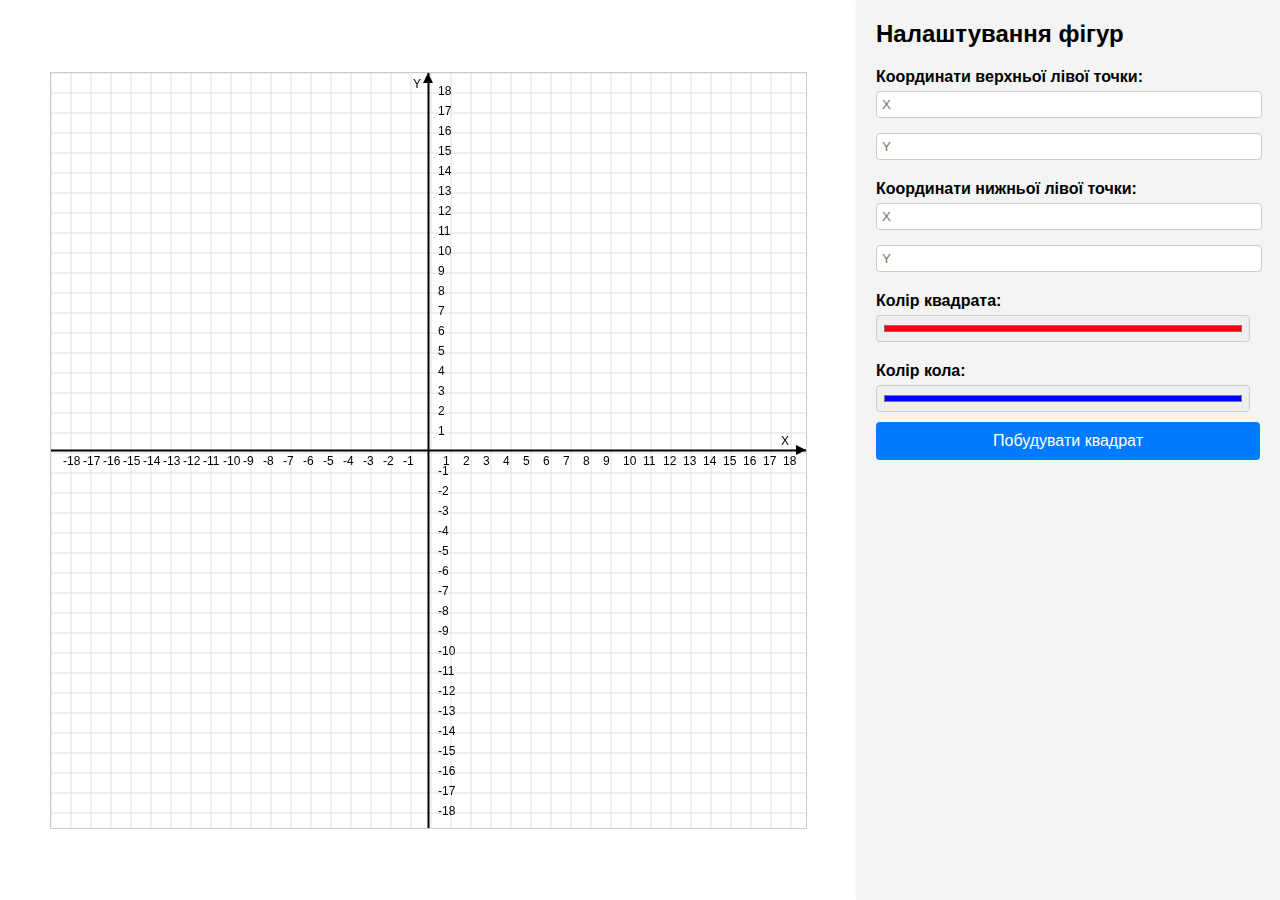
<file: Lab_1/index.html>
<!DOCTYPE html>
<html lang="en">
  <head>
    <meta charset="UTF-8" />
    <meta name="viewport" content="width=device-width, initial-scale=1.0" />
    <title>Cartesian Coordinate System</title>
    <link rel="stylesheet" href="static/styles.css" />
  </head>

  <body>
    <div class="container">
      <div class="canvas-container">
        <canvas id="coordinateCanvas"></canvas>
      </div>

      <div class="controls">
        <h2>Налаштування фігур</h2>
        <form id="figureForm">
          <label for="topLeftX">Координати верхньої лівої точки:</label>
          <input type="number" id="topLeftX" placeholder="X" required />
          <input type="number" id="topLeftY" placeholder="Y" required />

          <label for="bottomLeftX">Координати нижньої лівої точки:</label>
          <input type="number" id="bottomLeftX" placeholder="X" required />
          <input type="number" id="bottomLeftY" placeholder="Y" required />

          <label for="squareColor">Колір квадрата:</label>
          <input type="color" id="squareColor" value="#ff0000" />

          <label for="circleColor">Колір кола:</label>
          <input type="color" id="circleColor" value="#0000ff" />

          <button type="button" id="drawButton">Побудувати квадрат</button>
        </form>

        <div id="errorOutput" class="error-output"></div>
      </div>
    </div>

    <script src="JS/functional.js"></script>
  </body>
</html>
</file>
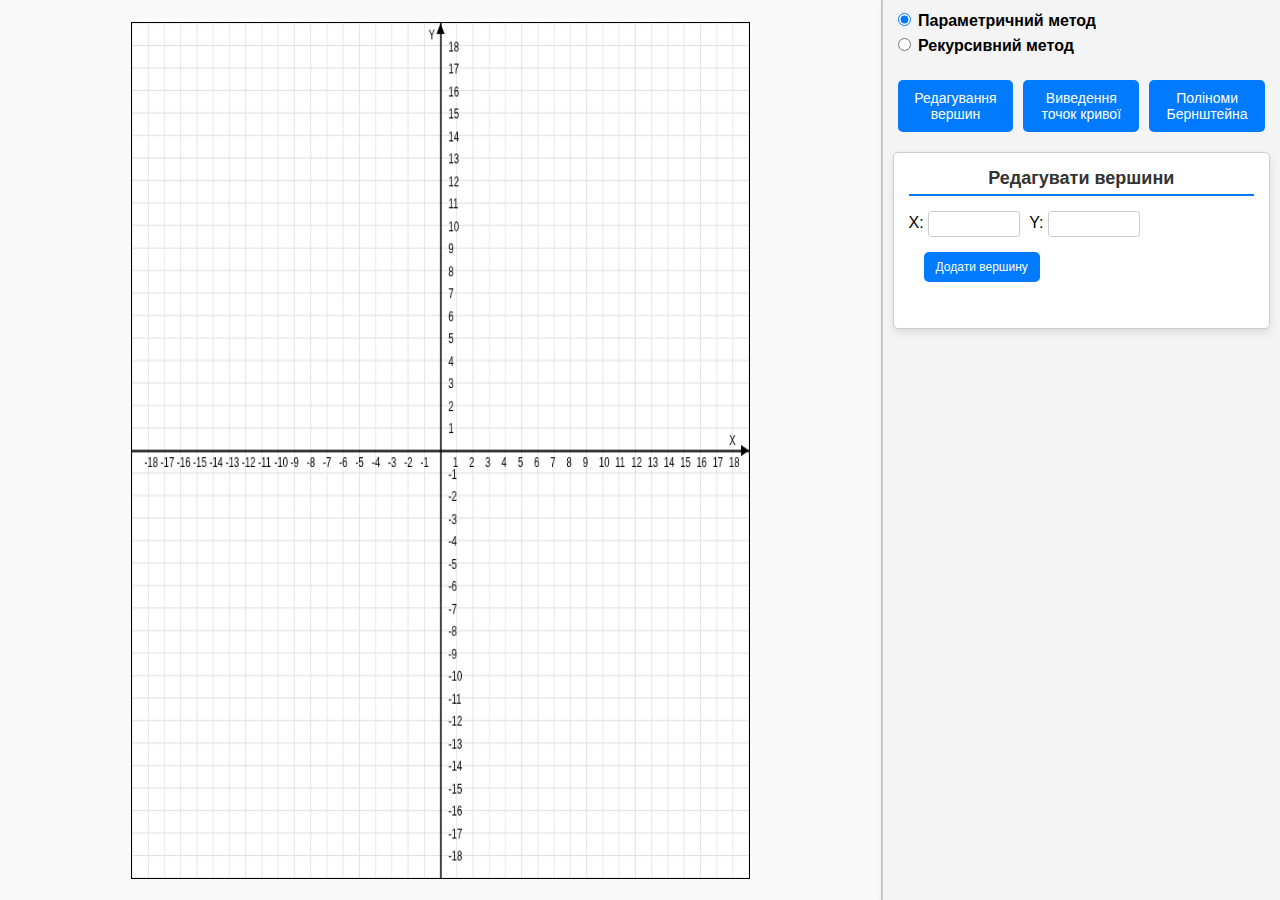
<file: Lab_2/index.html>
<!DOCTYPE html>
<html lang="uk"></html>

<head>
    <meta charset="UTF-8">
    <meta name="viewport" content="width=device-width, initial-scale=1.0">
    <title>Редактор Кривих Безьє</title>
    <link rel="stylesheet" href="Static/style.css">
</head>

<body>
    <div class="main-container">
        <!-- Секція Canvas -->
        <div class="canvas-section">
            <canvas id="coordinateCanvas"></canvas>
        </div>

        <!-- Панель Взаємодії -->
        <div class="interaction-panel">
            <div class="method-selection">
                <label>
                    <input type="radio" name="method" value="parametric" checked>
                    Параметричний метод
                </label>
                <label>
                    <input type="radio" name="method" value="recursive">
                    Рекурсивний метод
                </label>
            </div>

            <!-- Навігаційне Меню -->
            <div class="nav-menu">
                <button id="editVerticesBtn">Редагування вершин</button>
                <button id="outputPointsBtn">Виведення точок кривої</button>
                <button id="bernsteinPolynomialsBtn">Поліноми Бернштейна</button>
            </div>

            <!-- Вікна -->
            <div id="editVerticesWindow" class="window">
                <h3>Редагувати вершини</h3>
                <div>
                    <label for="vertexX">X:</label>
                    <input type="number" id="vertexX">
                    <label for="vertexY">Y:</label>
                    <input type="number" id="vertexY">
                    <button id="addVertexBtn">Додати вершину</button>
                </div>
                <ul id="verticesList"></ul>
            </div>

            <div id="outputPointsWindow" class="window hidden">
                <h3>Вивести рівновіддалені точки кривої за параметром t</h3>
                <label for="numPoints">Кількість точок:</label>
                <input type="number" id="numPoints">
                <button id="generatePointsBtn">Визначити точки</button>
                <table id="pointsTable">
                    <thead>
                        <tr>
                            <th>t</th>
                            <th>X</th>
                            <th>Y</th>
                        </tr>
                    </thead>
                    <tbody></tbody>
                </table>
            </div>

            <div id="bernsteinPolynomialsWindow" class="window hidden">
                <h3>Обчислити перших n-2 поліномів Бернштейна</h3>
                <label for="tValue">t:</label>
                <input type="number" id="tValue" step="0.01" min="0" max="1">
                <button id="calculatePolynomialsBtn">Обчислити</button>
                <table id="polynomialsTable">
                    <thead>
                        <tr>
                            <th>Поліном</th>
                            <th>Значення</th>
                        </tr>
                    </thead>
                    <tbody></tbody>
                </table>
            </div>
        </div>
    </div>  

    <script src="JS/functional.js"></script>
</body>

</html>
</file>
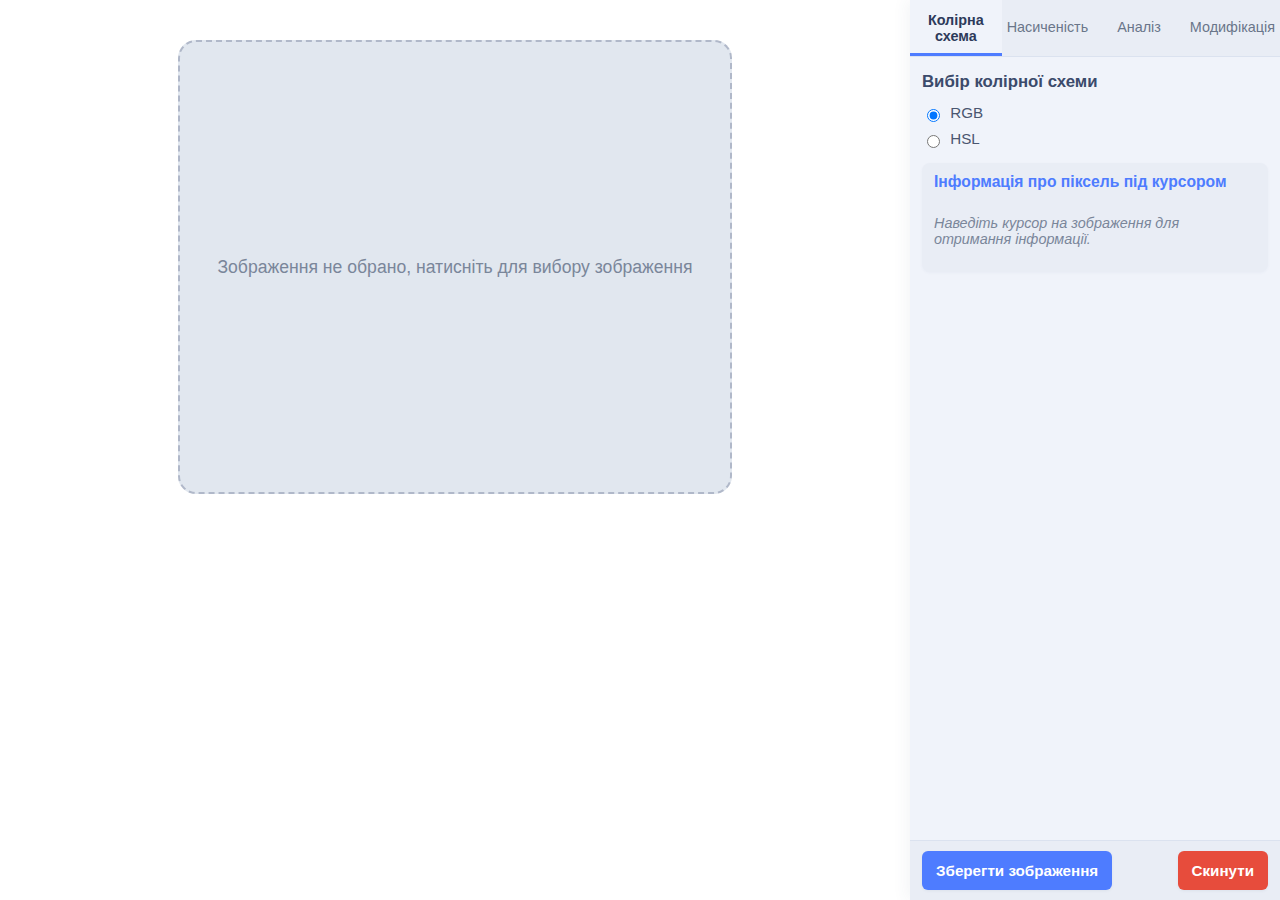
<file: Lab_4/index.html>
<!DOCTYPE html>
<html lang="uk">
<head>
    <meta charset="UTF-8">
    <title>Досліди з моделями кольорів</title>
    <link rel="stylesheet" href="style.css">
</head>
<body>
<div class="app-container">
    <div class="image-area" id="image-area">
        <input type="file" id="image-input" accept="image/*" style="display:none;">
        <div class="image-placeholder" id="image-placeholder">
            <span>Зображення не обрано, натисніть для вибору зображення</span>
        </div>
        <canvas id="image-canvas" style="display:none;"></canvas>
        <div class="magnifier" id="magnifier" style="display:none;">
            <canvas id="magnifier-canvas"></canvas>
        </div>
    </div>

    <aside class="sidebar">
        <div class="tabs">
            <button class="tab-btn active" data-tab="tab1">Колірна схема</button>
            <button class="tab-btn" data-tab="tab2">Насиченість</button>
            <button class="tab-btn" data-tab="tab-analysis">Аналіз</button>
            <button class="tab-btn" data-tab="tab3">Модифікація</button>
        </div>
        <div class="tab-content">
            <div class="tab-panel active" id="tab1">
                <h2>Вибір колірної схеми</h2>
                <label>
                    <input type="radio" name="color-space" value="RGB" checked> RGB
                </label>
                <label>
                    <input type="radio" name="color-space" value="HSL"> HSL
                </label>

                <div class="pixel-info-container">
                    <h3>Інформація про піксель під курсором</h3>
                    <div id="pixel-hover-info" style="display:none;">
                        <p>Координати: <span id="pixel-coords">-</span></p>
                        <div class="pixel-detail">
                            RGB: <span id="pixel-rgb-value">-</span> <div id="pixel-rgb-swatch" class="color-swatch"></div>
                        </div>
                        <div class="pixel-detail">
                            HSL: <span id="pixel-hsl-value">-</span> <div id="pixel-hsl-swatch" class="color-swatch"></div>
                        </div>
                    </div>
                    <p id="pixel-hover-placeholder">Наведіть курсор на зображення для отримання інформації.</p>
                </div>
            </div>

            <div class="tab-panel" id="tab2">
                <h2>Зміна насиченості для вибраного діапазону відтінків</h2>
                <div class="hue-range-selector-container">
                    <label for="hue-from-slider">Діапазон відтінку ВІД: <span id="hue-from-value">0</span>°</label>
                    <input type="range" id="hue-from-slider" min="0" max="360" value="0" class="hue-slider">

                    <label for="hue-to-slider">Діапазон відтінку ДО: <span id="hue-to-value">30</span>°</label>
                    <input type="range" id="hue-to-slider" min="0" max="360" value="30" class="hue-slider">
                    
                    <div class="hue-spectrum-display">
                        <div id="hue-range-indicator-from" class="hue-indicator"></div>
                        <div id="hue-range-indicator-to" class="hue-indicator"></div>
                    </div>
                     <input type="number" id="range-from" value="0" style="display:none;">
                    <input type="number" id="range-to" value="30" style="display:none;">
                </div>

                <div class="slider-section">
                    <label for="saturation-slider">Насиченість:</label>
                    <input type="range" id="saturation-slider" min="0" max="200" value="100">
                    <span id="saturation-value">100%</span>
                </div>
                <p class="info-text">Виділіть область на зображенні, щоб застосувати зміну насиченості.</p>
                
                <div class="research-result" style="margin-top: 15px;">
                    <h3>Результати поточної інтерактивної зміни</h3>
                    <div id="interactive-change-output">
                        Зображення не зазнало інтерактивних змін.
                    </div>
                </div>
            </div>
            
            <div class="tab-panel" id="tab-analysis">
                <h2>Аналіз точності перетворення</h2>
                 <div class="research-result">
                    <h3 id="analysis-title">Аналіз перетворення</h3>
                    <p id="analysis-description-title" style="font-weight: bold; margin-top: 5px; color: #3b4a6b;">Завантажте зображення для аналізу.</p>
                    <div id="conversion-research-output">
                        <p>Точність (незмінні пікселі): <span id="accuracy-val">-</span>%</p>
                        <p>Середня помилка кольору (сума Δ): <span id="avg-error-val">-</span></p>
                        <p>Максимальна помилка кольору: <span id="max-error-val">-</span></p>
                        <p class="sub-detail">Координати: <span id="max-error-pixel-coords">-</span></p>
                        <div class="pixel-detail sub-detail">
                            Original: <span id="max-err-orig-color"></span> <div id="max-err-orig-swatch" class="color-swatch"></div>
                        </div>
                        <div class="pixel-detail sub-detail">
                            Поточний: <span id="max-err-conv-color"></span> <div id="max-err-conv-swatch" class="color-swatch"></div>
                        </div>
                        <p>Мінімальна ненульова помилка: <span id="min-nz-error-val">-</span></p>
                        <p>Відсоток змінених пікселів (суттєво): <span id="perc-changed-val">-</span>%</p>
                        <p>Поканальна середня абс. помилка (R,G,B): <span id="channel-avg-error-val">-</span></p>
                        <p>Поканальна макс. абс. помилка (R,G,B): <span id="channel-max-error-val">-</span></p>
                        <p id="conversion-report-placeholder" style="display:none;">Завантажте зображення для аналізу.</p>
                    </div>
                </div>
            </div>

            <div class="tab-panel" id="tab3">
                <h2>Модифікація алгоритму</h2>
                <label class="checkbox-label">
                    <input type="checkbox" id="modified-algorithm-checkbox"> Застосувати модифікований алгоритм HSL->RGB
                    <span class="tooltip">(Збільшує насиченість червоних відтінків, зменшує для синіх)</span>
                </label>
                </div>
        </div>
        <div class="sidebar-actions">
            <button id="save-btn">Зберегти зображення</button>
            <button id="reset-btn">Скинути</button>
        </div>
    </aside>
</div>
<script src="functional.js"></script>
</body>
</html>
</file>
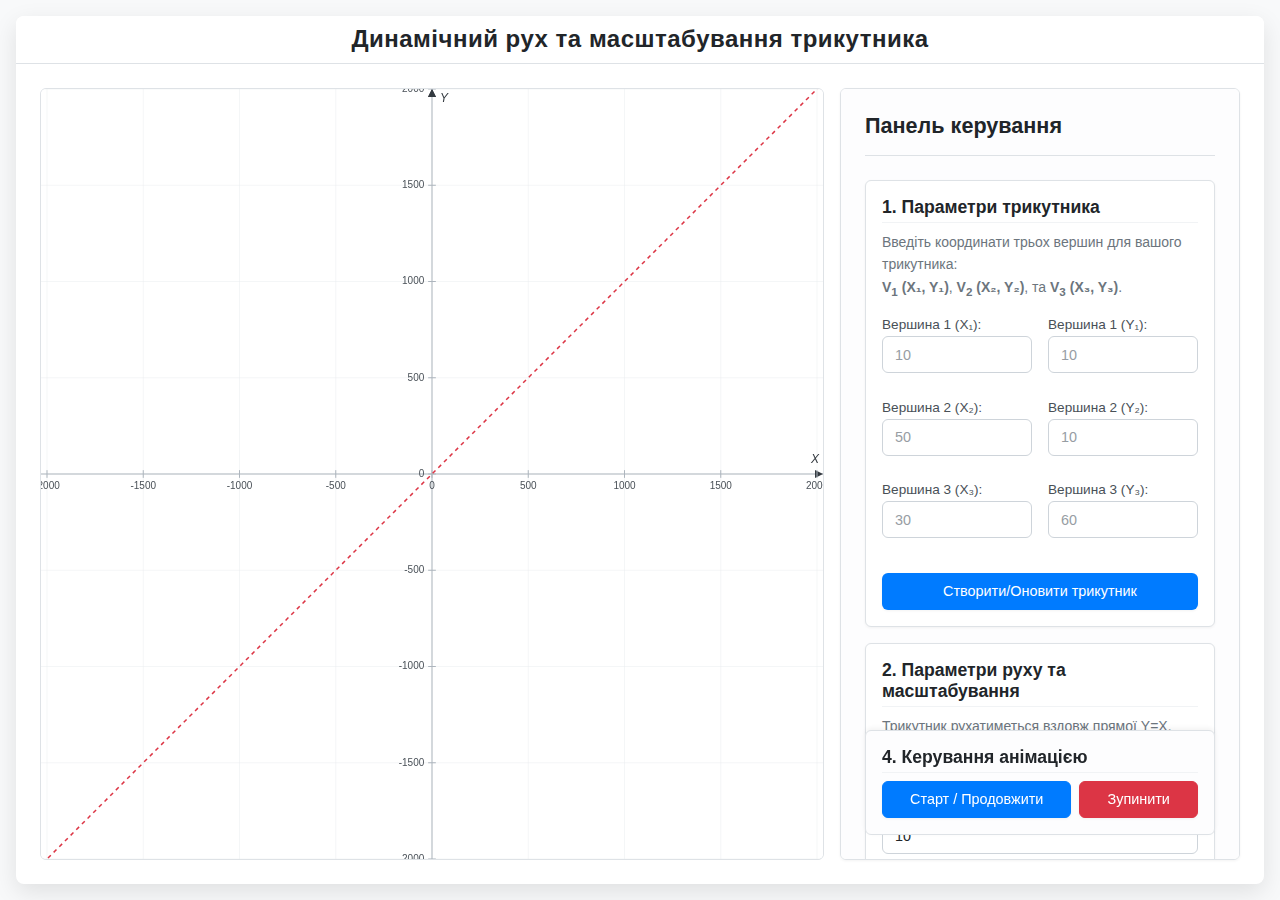
<file: Lab_5/index.html>
<!DOCTYPE html>
<html lang="uk">
  <head>
    <meta charset="UTF-8" />
    <meta name="viewport" content="width=device-width, initial-scale=1.0" />
    <link rel="stylesheet" href="style.css" />
    <title>Рух Фігури</title>
  </head>
  <body>
    <main id="work">
      <header class="work-header">
        <h1>Динамічний рух та масштабування трикутника</h1>
      </header>
      <section class="work-section">
        <div id="canvas-area">
          <canvas id="myCanvas"></canvas>
        </div>
        <aside id="control-container">
          <h2 class="panel-main-title">Панель керування</h2>

          <div class="control-section">
            <h3 class="control-section-title">1. Параметри трикутника</h3>
            <p class="section-description">
              Введіть координати трьох вершин для вашого трикутника: <br />
              <strong>V<sub>1</sub> (X₁, Y₁)</strong>,
              <strong>V<sub>2</sub> (X₂, Y₂)</strong>, та
              <strong>V<sub>3</sub> (X₃, Y₃)</strong>.
            </p>
            <form id="triangle-config-form">
              <div class="input-row">
                <div class="input-group">
                  <label for="v1x">Вершина 1 (X₁):</label>
                  <input
                    type="number"
                    id="v1x"
                    name="v1x"
                    class="text-edit"
                    placeholder="10"
                  />
                  <span class="error-message" id="v1x-error"></span>
                </div>
                <div class="input-group">
                  <label for="v1y">Вершина 1 (Y₁):</label>
                  <input
                    type="number"
                    id="v1y"
                    name="v1y"
                    class="text-edit"
                    placeholder="10"
                  />
                  <span class="error-message" id="v1y-error"></span>
                </div>
              </div>

              <div class="input-row">
                <div class="input-group">
                  <label for="v2x">Вершина 2 (X₂):</label>
                  <input
                    type="number"
                    id="v2x"
                    name="v2x"
                    class="text-edit"
                    placeholder="50"
                  />
                  <span class="error-message" id="v2x-error"></span>
                </div>
                <div class="input-group">
                  <label for="v2y">Вершина 2 (Y₂):</label>
                  <input
                    type="number"
                    id="v2y"
                    name="v2y"
                    class="text-edit"
                    placeholder="10"
                  />
                  <span class="error-message" id="v2y-error"></span>
                </div>
              </div>

              <div class="input-row">
                <div class="input-group">
                  <label for="v3x">Вершина 3 (X₃):</label>
                  <input
                    type="number"
                    id="v3x"
                    name="v3x"
                    class="text-edit"
                    placeholder="30"
                  />
                  <span class="error-message" id="v3x-error"></span>
                </div>
                <div class="input-group">
                  <label for="v3y">Вершина 3 (Y₃):</label>
                  <input
                    type="number"
                    id="v3y"
                    name="v3y"
                    class="text-edit"
                    placeholder="60"
                  />
                  <span class="error-message" id="v3y-error"></span>
                </div>
              </div>
              <span
                class="error-message global-error"
                id="triangle-config-error"
              ></span>
                 <button
                    id="btn-create-triangle"
                    class="control-button"
                    type="button" 
                    onclick="CreateTriangleBut()"
                  >
                    Створити/Оновити трикутник
                  </button>
            </form>
          </div>

          <div class="control-section">
            <h3 class="control-section-title">2. Параметри руху та масштабування</h3>
            <p class="section-description">
              Трикутник рухатиметься вздовж прямої Y=X. <br />
              Вкажіть відстань руху та коефіцієнт масштабування (k).
            </p>

            <form id="movement-config-form">
              <div class="input-group">
                <label for="travelDistance">Відстань руху (одиниць):</label>
                <input
                  type="number"
                  id="travelDistance"
                  name="travelDistance"
                  class="text-edit"
                  step="any"
                  placeholder="напр. 10 (додатне/від'ємне)"
                />
                <span class="error-message" id="travelDistance-error"></span>
              </div>
              <div class="input-group">
                <label for="scaleFactor">Коефіцієнт масштабування (k):</label>
                <input
                  type="number"
                  id="scaleFactor"
                  name="scaleFactor"
                  class="text-edit"
                  step="0.1"
                  placeholder="1.5"
                />
                <span class="error-message" id="scaleFactor-error"></span>
              </div>
              <span
                class="error-message global-error"
                id="movement-config-error"
              ></span>
            </form>
          </div>

          <div class="control-section">
            <h3 class="control-section-title">3. Збереження результатів</h3>
            <div class="button-group column-buttons">
              <button
                id="saveMatrixBtn"
                class="control-button secondary-action"
                type="button"
                onclick="SaveMatrixBut()"
              >
                Зберегти матрицю перетворень
              </button>
              <button
                id="saveFigureBtn"
                class="control-button secondary-action"
                type="button"
                onclick="SaveFigureBut()"
              >
                Зберегти початкову фігуру
              </button>
            </div>
          </div>

          <div class="control-section sticky-bottom" id="animate-section">
            <h3 class="control-section-title">4. Керування анімацією</h3>
            <div class="button-group">
              <button
                id="startResumeBtn"
                class="control-button primary-action"
                type="button"
                onclick="StartMotion()"
              >
                Старт / Продовжити
              </button>
              <button
                id="stopBtn"
                class="control-button danger-action"
                type="button"
                onclick="StopMotion()"
              >
                Зупинити
              </button>
            </div>
          </div>
        </aside>
      </section>
    </main>

    <script src="functional.js"></script>
  </body>
</html>
</file>
<file: Lab_1/static/styles.css>
body {
    margin: 0;
    font-family: Arial, sans-serif;
    display: flex;
    height: 100vh;
}

.container {
    display: flex;
    width: 100%;
    height: 100%;
}

/* Стилі для інтерфейсу користувача */
.controls {
    width: 30%;
    background-color: #f4f4f4;
    padding: 20px;
    box-shadow: 2px 0 5px rgba(0, 0, 0, 0.1);
    overflow-y: auto;
}

.controls h2 {
    margin-top: 0;
    font-size: 1.5em;
}

.controls label {
    display: block;
    margin-top: 10px;
    font-weight: bold;
}

.controls input[type="number"],
.controls input[type="color"] {
    width: calc(100% - 10px);
    padding: 5px;
    margin-top: 5px;
    margin-bottom: 10px;
    border: 1px solid #ccc;
    border-radius: 4px;
}

.controls button {
    display: block;
    width: 100%;
    padding: 10px;
    background-color: #007bff;
    color: white;
    border: none;
    border-radius: 4px;
    cursor: pointer;
    font-size: 1em;
}

.controls button:hover {
    background-color: #0056b3;
}

.error-output {
    color: red;
    margin-top: 10px;
    font-size: 0.9em;
}

/* Стилі для canvas */
.canvas-container {
    flex-grow: 1;
    display: flex;
    justify-content: center;
    align-items: center;
    background-color: #ffffff;
}

canvas {
    border: 1px solid #ccc;
    max-width: 100%;
    max-height: 100%;
}
</file>
<file: Lab_2/Static/style.css>
body {
    margin: 0;
    font-family: Arial, sans-serif;
    display: flex;
    height: 100vh;
}

.main-container {
    display: flex;
    width: 100%;
    height: 100%;
}

.canvas-section {
    flex: 7; 
    background-color: #f9f9f9;
    display: flex;
    justify-content: center;
    align-items: center;
    border-right: 1px solid #ccc;
}

#coordinateCanvas {
    width: 70%;
    height: 95%;
    background-color: #ffffff;
    border: 1px solid #000;
}

.interaction-panel {
    flex: 3; 
    display: flex;
    flex-direction: column;
    padding: 10px;
    background-color: #f4f4f4;
    box-shadow: 0 2px 5px rgba(0, 0, 0, 0.1);
    border-left: 1px solid #ccc;
}


.method-selection {
    margin-bottom: 20px;
}

.method-selection label {
    display: block;
    margin-bottom: 5px;
    font-weight: bold;
}


.nav-menu {
    display: flex;
    justify-content: space-between;
    margin-bottom: 20px;
}

.nav-menu button {
    flex: 1;
    margin: 0 5px;
    padding: 10px;
    background-color: #007bff;
    color: #fff;
    border: none;
    border-radius: 5px;
    cursor: pointer;
    font-size: 14px;
}

.nav-menu button:hover {
    background-color: #0056b3;
}

.nav-menu button.active-button {
    background-color: #66b3ff;
    color: black;
}

.window {
    display: none; 
    background-color: #ffffff;
    border: 1px solid #ccc;
    border-radius: 5px;
    padding: 15px;
    box-shadow: 0 4px 8px rgba(0, 0, 0, 0.1);
    overflow-y: auto;
    max-height: 80vh;
    margin-bottom: 10px;
}

.window h3 {
    margin-top: 0;
    text-align: center;
    font-size: 18px;
    color: #333;
    border-bottom: 2px solid #007bff;
    padding-bottom: 5px;
    margin-bottom: 15px;
}


#editVerticesWindow {
    display: block; 
}


.hidden {
    display: none !important;
}

.window.active {
    display: block;
}


#editVerticesWindow ul {
    list-style: none;
    padding: 0;
    margin-top: 10px;
}

#editVerticesWindow ul li {
    display: flex;
    align-items: flex-start; 
    justify-content: space-between;
    flex-wrap: wrap; 
    padding: 3px;
    border: 1px solid #000000;
    border-radius: 5px;
    background-color: #dddcdc;
    margin-bottom: 10px;
}

#editVerticesWindow ul li input {
    width: 40%;
    padding: 5px;
    font-size: 12px;
    border: 1px solid #ccc;
    border-radius: 3px;
}

#editVerticesWindow ul li .tooltip {
    width: 100%; 
    font-size: 10px;
    color: #666;
    margin-top: 5px;
    text-align: left;
}


#outputPointsWindow table {
    width: 100%;
    border-collapse: collapse;
    margin-top: 10px;
}

#outputPointsWindow th,
#outputPointsWindow td {
    border: 1px solid #ccc;
    padding: 8px;
    text-align: center;
    font-size: 12px;
}

#outputPointsWindow th {
    background-color: #007bff;
    color: #fff;
}


#bernsteinPolynomialsWindow table {
    width: 100%;
    border-collapse: collapse;
    margin-top: 10px;
}

#bernsteinPolynomialsWindow th,
#bernsteinPolynomialsWindow td {
    border: 1px solid #ccc;
    padding: 8px;
    text-align: center;
    font-size: 12px;
}

#bernsteinPolynomialsWindow th {
    background-color: #007bff;
    color: #fff;
}

.window input[type="number"] {
    width: 80px;
    padding: 5px;
    font-size: 12px;
    border: 1px solid #ccc;
    border-radius: 3px;
    margin-right: 5px;
}

.window button {
    padding: 8px 12px;
    background-color: #007bff;
    color: #fff;
    border: none;
    border-radius: 5px;
    cursor: pointer;
    font-size: 12px;
    margin: 15px;
}

.window button:hover {
    background-color: #0056b3;
}
</file>
<file: Lab_4/style.css>
/* Загальні стилі */
body {
    margin: 0;
    padding: 0;
    font-family: 'Segoe UI', Arial, sans-serif;
    background: #f5f6fa;
    color: #222;
    height: 100vh;
    overflow: hidden;
}

.app-container {
    display: flex;
    height: 100vh;
    min-height: 600px;
}

/* Ліва частина: зображення */
.image-area {
    flex: 1 1 0;
    display: flex;
    align-items: flex-start;
    justify-content: center;
    background: #fff;
    position: relative;
    min-width: 0;
    overflow: auto;
    padding: 20px;
    box-sizing: border-box;
}

.image-placeholder {
    width: 90%;
    max-width: 550px;
    height: 80%;
    max-height: 450px;
    display: flex;
    align-items: center;
    justify-content: center;
    background: #e1e7ef;
    border: 2px dashed #b0b8c9;
    border-radius: 18px;
    font-size: 1.1rem;
    color: #7a869a;
    cursor: pointer;
    text-align: center;
    transition: background 0.2s;
    margin-top: 20px;
}

.image-placeholder:hover {
    background: #d0d8e8;
}

#image-canvas {
    max-width: 100%;
    max-height: calc(100vh - 40px);
    display: block;
    margin: 0 auto;
    border-radius: 8px;
    box-shadow: 0 2px 10px rgba(60,80,120,0.08);
    background: #fff;
    cursor: crosshair;
}

/* Права частина: меню */
.sidebar {
    width: 370px; 
    min-width: 320px;
    background: #f0f3fa;
    box-shadow: -2px 0 16px rgba(60,80,120,0.07);
    display: flex;
    flex-direction: column;
    position: relative;
    z-index: 2;
    height: 100vh;
    min-height: 0;
    overflow: hidden;
}

.tabs {
    display: flex;
    border-bottom: 1px solid #dbe2ef;
    background: #e9edf5;
    height: 56px;
    flex-shrink: 0;
}

.tab-btn {
    flex: 1 1 0;
    padding: 12px 5px; 
    background: none;
    border: none;
    border-bottom: 3px solid transparent;
    font-size: 0.90rem; 
    color: #6a768a;
    cursor: pointer;
    transition: background 0.15s, border-bottom 0.2s, color 0.2s;
    outline: none;
    text-align: center;
}

.tab-btn.active {
    background: #f0f3fa;
    border-bottom: 3px solid #4e7cff;
    color: #2d3a5a;
    font-weight: 600;
}

.tab-content {
    flex: 1 1 0;
    padding: 15px 12px;
    overflow-y: auto;
    min-height: 0;
    padding-bottom: 70px; 
}


.tab-panel {
    display: none;
    animation: fadeIn 0.3s;
}

.tab-panel.active {
    display: block;
}

@keyframes fadeIn {
    from { opacity: 0; transform: translateY(8px);}
    to { opacity: 1; transform: none;}
}

.tab-panel h2 {
    margin-top: 0;
    font-size: 1.05rem;
    color: #3b4a6b;
    margin-bottom: 12px;
}

label {
    display: block;
    margin-bottom: 8px; 
    font-size: 0.95rem;
    color: #4a5670;
}
.checkbox-label {
    display: flex;
    align-items: center;
    font-size: 0.95rem;
    color: #4a5670;
    margin-bottom: 10px;
}
.checkbox-label input[type="checkbox"] {
    margin-right: 8px;
}
.checkbox-label .tooltip {
    font-size: 0.8em;
    color: #6c757d;
    margin-left: 4px;
}


input[type="radio"] {
    margin-right: 6px;
    vertical-align: middle;
}

.research-result {
    margin-top: 15px; 
    background: #e9edf5;
    border-radius: 8px;
    padding: 10px 12px; 
    box-shadow: 0 1px 3px rgba(60,80,120,0.04);
}

.research-result h3, .pixel-info-container h3 {
    margin: 0 0 8px 0; 
    font-size: 0.98rem; 
    color: #4e7cff;
}
#conversion-research-output p, #interactive-change-output {
    font-size: 0.88rem;
    color: #3d485a;
    margin-bottom: 5px; 
    line-height: 1.45; 
}
#conversion-research-output span, #interactive-change-output span {
    font-weight: 500;
    color: #2d3a5a;
}
#conversion-research-output .sub-detail {
    margin-left: 15px;
    font-size: 0.85rem;
}
#conversion-report-placeholder {
    color: #7a869a;
    font-style: italic;
    padding: 10px 0;
}

/* Вкладка 2: Насиченість та вибір відтінку */
.hue-range-selector-container {
    margin-bottom: 15px;
    padding: 10px;
    background-color: #e9edf5;
    border-radius: 6px;
}

.hue-range-selector-container label {
    font-size: 0.9rem;
    margin-bottom: 4px;
}
.hue-range-selector-container label span {
    font-weight: bold;
    color: #4e7cff;
}

input[type="range"].hue-slider {
    width: 100%;
    margin-bottom: 10px;
    accent-color: #6c7cff;
}

.hue-spectrum-display {
    width: 100%;
    height: 20px;
    background: linear-gradient(to right, red 0%, yellow 16.66%, lime 33.33%, cyan 50%, blue 66.66%, magenta 83.33%, red 100%);
    border-radius: 4px;
    position: relative;
    margin-top: 5px;
}

.hue-indicator {
    position: absolute;
    top: -3px;
    bottom: -3px;
    width: 3px;
    background-color: rgba(0, 0, 0, 0.7);
    border-radius: 1px;
    pointer-events: none; 
    box-shadow: 0 0 2px white;
}


input[type="number"] { 
    width: 50px;
    padding: 3px 5px;
    border: 1px solid #b0b8c9;
    border-radius: 5px;
    font-size: 0.95rem;
    background: #fff;
    text-align: right;
}

.slider-section {
    margin-top: 15px; 
    display: flex;
    align-items: center;
    gap: 8px;
}
.slider-section label {
    margin-bottom: 0;
}
input[type="range"]#saturation-slider {
     flex-grow: 1;
    accent-color: #4e7cff;
}

#saturation-value {
    min-width: 38px; 
    display: inline-block;
    font-weight: 500;
    color: #4e7cff;
    font-size: 0.98rem;
}

/* Sidebar actions (кнопки знизу) */
.sidebar-actions {
    position: absolute;
    left: 0;
    right: 0;
    bottom: 0;
    padding: 10px 12px;
    background: #e9edf5;
    border-top: 1px solid #dbe2ef;
    display: flex;
    gap: 8px;
    justify-content: space-between;
    z-index: 10;
    height: 60px;
    box-sizing: border-box;
    flex-shrink: 0;
}

.sidebar-actions button {
    padding: 7px 14px;
    font-size: 0.95rem;
    border: none;
    border-radius: 6px;
    background: #4e7cff;
    color: #fff;
    font-weight: 600;
    cursor: pointer;
    transition: background 0.18s, filter 0.18s;
    box-shadow: 0 1px 3px rgba(60,80,120,0.07);
}

.sidebar-actions button#reset-btn {
    background: #e74c3c;
}

.sidebar-actions button:hover {
    filter: brightness(1.1);
    box-shadow: 0 2px 6px rgba(60,80,120,0.10);
}

.magnifier {
    position: absolute;
    border: 2px solid #007bff;
    border-radius: 50%; 
    overflow: hidden;
    width: 80px; 
    height: 80px; 
    pointer-events: none;
    z-index: 1000;
    background: #fff;
    box-shadow: 0 2px 8px rgba(0,0,0,0.3);
    display: none; 
}

#magnifier-canvas {
    width: 100%;
    height: 100%;
    image-rendering: pixelated; 
}


.pixel-info-container {
    margin-top: 15px;
    background: #e9edf5;
    border-radius: 8px;
    padding: 10px 12px; 
    box-shadow: 0 1px 3px rgba(60,80,120,0.04);
}
.pixel-info-container p {
    font-size: 0.9rem; 
    margin-bottom: 5px; 
    color: #3d485a;
}
.pixel-info-container span {
    font-weight: 500;
    color: #2d3a5a;
}
.pixel-detail {
    display: flex;
    align-items: center;
    gap: 8px; 
    margin-bottom: 5px; 
    font-size: 0.9rem; 
}
.color-swatch {
    width: 20px;
    height: 20px;
    border: 1px solid #b0b8c9;
    display: inline-block;
    vertical-align: middle;
    border-radius: 4px;
}
#pixel-hover-placeholder {
    color: #7a869a;
    font-style: italic;
    padding: 10px 0;
}
.info-text {
    font-size: 0.85rem;
    color: #6c757d;
    margin-top: 10px;
    text-align: center;
}


/* --- Адаптивність --- */
@media (max-width: 900px) {
    .app-container {
        flex-direction: column;
        overflow-y: auto;
    }
    .sidebar {
        width: 100%;
        min-width: 0;
        position: relative;
        height: auto;
        max-height: 65vh; 
        box-shadow: 0 -2px 10px rgba(60,80,120,0.1);
        z-index: 100;
    }
    .image-area {
        min-height: 200px;
        height: 35vh; 
        padding: 10px;
        flex-shrink: 0;
    }
    #image-canvas {
        max-height: calc(35vh - 20px);
    }
    .sidebar-actions {
        height: 56px;
        padding: 8px;
        position: sticky;
        bottom: 0;
    }
    .tab-content {
        padding: 10px 8px;
    }
    .tabs {
        height: 50px;
    }
    .tab-btn {
        font-size: 0.85rem; 
        padding: 10px 3px;
    }
    .magnifier { 
        display: none !important;
    }
}
</file>
<file: Lab_5/style.css>
/* Global Resets and Base Styles */
* {
  margin: 0;
  padding: 0;
  box-sizing: border-box;
}

:root {
  --font-primary: -apple-system, BlinkMacSystemFont, "Segoe UI", Roboto,
    Helvetica, Arial, sans-serif, "Apple Color Emoji", "Segoe UI Emoji",
    "Segoe UI Symbol";
  --text-primary: #212529; /* Darker gray for main text */
  --text-secondary: #495057; /* Slightly lighter for less emphasis */
  --text-muted: #6c757d;   /* Muted text, like placeholders or descriptions */
  --text-error: #dc3545;
  --text-on-primary: #ffffff;
  --text-on-secondary: #ffffff;
  --text-on-danger: #ffffff;
  
  --bg-page: #f8f9fa; /* Light gray page background */
  --bg-content: #ffffff; /* White for content cards/areas */
  --bg-control-panel: #fdfdfe; /* Slightly off-white for control panel */
  --bg-canvas-area: #e9ecef; /* Light background for canvas parent */

  --border-color: #dee2e6; /* Standard border color */
  --border-color-input: #ced4da; /* Input border */
  --border-color-input-focus: #86b7fe; /* Bootstrap-like focus */
  --border-error: #dc3545;

  --primary-color: #007bff; /* Primary action blue */
  --primary-hover: #0069d9;
  --primary-active: #0056b3;

  --secondary-color: #6c757d; /* Secondary action gray */
  --secondary-hover: #5a6268;
  --secondary-active: #495057;
  
  --danger-color: #dc3545; /* Danger action red (for stop) */
  --danger-hover: #c82333;
  --danger-active: #a71d2a;

  --shadow-sm: 0 1px 3px rgba(0, 0, 0, 0.05);
  --shadow-md: 0 4px 10px rgba(0, 0, 0, 0.07);
  --shadow-lg: 0 8px 25px rgba(0, 0, 0, 0.1);

  --border-radius-sm: 0.25rem; /* 4px */
  --border-radius-md: 0.375rem; /* 6px */
  --border-radius-lg: 0.5rem;  /* 8px */

  --spacing-xs: 0.25rem; /* 4px */
  --spacing-sm: 0.5rem;  /* 8px */
  --spacing-md: 1rem;    /* 16px */
  --spacing-lg: 1.5rem;  /* 24px */
  --spacing-xl: 2rem;    /* 32px */
}

body {
  font-family: var(--font-primary);
  color: var(--text-primary);
  background-color: var(--bg-page);
  display: flex;
  justify-content: center;
  align-items: flex-start; /* Align to top for scrollable content */
  min-height: 100vh;
  width: 100vw;
  overflow-x: hidden; /* Prevent horizontal scroll */
  padding: var(--spacing-md);
}

/* Main work area */
#work {
  display: flex;
  flex-direction: column;
  background-color: var(--bg-content);
  width: 100%;
  max-width: 1800px; /* Max width for large screens */
  height: calc(100vh - 2 * var(--spacing-md)); /* Full height with padding */
  border-radius: var(--border-radius-lg);
  box-shadow: var(--shadow-lg);
  overflow: hidden;
}

.work-header {
  display: flex;
  align-items: center;
  justify-content: center; /* Center title */
  padding: var(--spacing-sm) var(--spacing-lg);
  height: 65px;
  background-color: var(--bg-content);
  border-bottom: 1px solid var(--border-color);
}

.work-header h1 {
  margin: 0;
  color: var(--text-primary);
  font-weight: 600;
  font-size: 1.5rem; /* Larger title */
  letter-spacing: 0.5px;
}

.work-section {
  display: flex;
  flex-direction: row;
  gap: var(--spacing-md);
  padding: var(--spacing-lg);
  flex-grow: 1;
  overflow: hidden;
}

/* Canvas Area */
#canvas-area { /* Renamed from for-canvas for clarity */
  flex-grow: 1;
  display: flex;
  justify-content: center;
  align-items: center;
  background: var(--bg-canvas-area);
  border: 1px solid var(--border-color);
  border-radius: var(--border-radius-md);
  overflow: hidden;
  min-height: 300px; /* Ensure visibility */
}

#myCanvas {
  display: block;
  background-color: var(--bg-content); /* Canvas background */
  max-width: 100%;
  max-height: 100%;
  border-radius: var(--border-radius-sm); /* Optional: if canvas itself has border */
}

/* Control Container (Sidebar) */
#control-container {
  width: 400px; /* Slightly wider */
  min-width: 360px;
  display: flex;
  flex-direction: column;
  gap: var(--spacing-md);
  height: 100%;
  padding: var(--spacing-lg);
  border-radius: var(--border-radius-md);
  background: var(--bg-control-panel);
  border: 1px solid var(--border-color);
  box-shadow: var(--shadow-sm);
  overflow-y: auto; /* Scroll for controls if content overflows */
}

.panel-main-title {
  position: sticky;
  top: calc(-1 * var(--spacing-lg)); /* Adjust based on parent padding */
  z-index: 10;
  background: var(--bg-control-panel);
  font-size: 1.35rem; /* Larger panel title */
  color: var(--text-primary);
  font-weight: 600;
  padding: var(--spacing-lg) 0 var(--spacing-md) 0;
  margin: calc(-1 * var(--spacing-lg)) 0 var(--spacing-sm) 0;
  border-bottom: 1px solid var(--border-color);
  text-align: left;
}

.control-section {
  background-color: var(--bg-content);
  padding: var(--spacing-md);
  border-radius: var(--border-radius-md);
  border: 1px solid var(--border-color);
  box-shadow: var(--shadow-sm);
}

.control-section.sticky-bottom { /* For animation controls */
  position: sticky;
  bottom: 0; /* Stick to bottom of scrollable #control-container */
  background: var(--bg-control-panel); /* Match panel bg */
  margin-top: auto; /* Push to bottom if space allows */
  padding-top: var(--spacing-md);
  padding-bottom: var(--spacing-md);
  border-top: 1px solid var(--border-color);
  box-shadow: 0 -2px 5px rgba(0,0,0,0.05); /* Shadow above sticky element */
}


.control-section-title {
  font-size: 1.1rem;
  color: var(--text-primary);
  margin-top: 0;
  margin-bottom: var(--spacing-sm);
  font-weight: 600;
  padding-bottom: var(--spacing-xs);
  border-bottom: 1px solid #f1f3f5; /* Lighter separator */
}

.section-description {
  font-size: 0.875rem;
  color: var(--text-muted);
  margin-bottom: var(--spacing-md);
  line-height: 1.6;
}

/* Input Elements */
.input-row {
  display: flex;
  gap: var(--spacing-md);
  margin-bottom: var(--spacing-sm);
}

.input-row .input-group {
  flex: 1;
  margin-bottom: 0;
}

.input-group {
  display: flex;
  flex-direction: column;
  margin-bottom: var(--spacing-sm);
}

.input-group label {
  margin-bottom: var(--spacing-xs);
  font-size: 0.85rem;
  color: var(--text-secondary);
  font-weight: 500;
}

.input-group input.text-edit {
  padding: 0.6rem 0.75rem; /* Adjusted padding */
  border: 1px solid var(--border-color-input);
  border-radius: var(--border-radius-md);
  font-size: 0.9rem;
  font-family: inherit;
  width: 100%;
  background-color: var(--bg-content);
  color: var(--text-primary);
  transition: border-color 0.15s ease-in-out, box-shadow 0.15s ease-in-out;
}

.input-group input.text-edit::placeholder {
  color: var(--text-muted);
  opacity: 0.7;
}

.input-group input.text-edit:focus {
  border-color: var(--border-color-input-focus);
  box-shadow: 0 0 0 0.2rem rgba(0, 123, 255, 0.15);
  outline: none;
}

/* Error Styling */
.input-group input.text-edit[style*="border-color: rgb(220, 53, 69)"], /* For JS-inline error style */
.input-group input.text-edit.error-border { /* Class-based error style */
  border-color: var(--border-error) !important;
  box-shadow: 0 0 0 0.2rem rgba(220, 53, 69, 0.15);
}

.error-message {
  font-size: 0.8rem;
  color: var(--text-error);
  min-height: calc(var(--spacing-sm) + 0.4rem); /* Consistent height: ~20px */
  margin-top: var(--spacing-xs);
  display: block;
  line-height: 1.4;
  font-weight: 500;
}
.error-message:empty {
  content: " "; /* Keep space */
  visibility: hidden;
}

.global-error {
  font-size: 0.875rem;
  color: var(--text-error);
  font-weight: 500;
  margin-top: var(--spacing-sm);
  display: block;
  text-align: left;
  padding: var(--spacing-sm) var(--spacing-md);
  background-color: rgba(220, 53, 69, 0.07);
  border-left: 4px solid var(--text-error);
  border-radius: var(--border-radius-sm);
}
.global-error:empty {
  display: none;
}

.with-error::after { /* Panel title error indicator */
  content: " (Перевірте дані)";
  color: var(--text-error);
  font-weight: 500;
  font-size: 0.8em;
  margin-left: var(--spacing-xs);
}


/* Buttons */
button, .control-button { /* Base button style */
  padding: 0.6rem 1rem;
  border-radius: var(--border-radius-md);
  cursor: pointer;
  transition: background-color 0.2s ease, transform 0.1s ease, box-shadow 0.2s ease;
  font-weight: 500;
  font-size: 0.9rem;
  font-family: inherit;
  border: 1px solid transparent;
  box-shadow: var(--shadow-sm);
  text-align: center;
}
button:hover, .control-button:hover {
  transform: translateY(-1px);
  box-shadow: var(--shadow-md);
}
button:active, .control-button:active {
  transform: translateY(0px);
  box-shadow: var(--shadow-sm);
}
button:focus-visible, .control-button:focus-visible {
  outline: 2px solid var(--primary-color);
  outline-offset: 2px;
}

#btn-create-triangle { 
  display: block;
  width: 100%;
  margin-top: var(--spacing-md);
  background-color: var(--primary-color);
  color: var(--text-on-primary);
}
#btn-create-triangle:hover {
  background-color: var(--primary-hover);
}
#btn-create-triangle:active {
  background-color: var(--primary-active);
}


.button-group {
  display: flex;
  gap: var(--spacing-sm);
  flex-wrap: wrap;
}

.button-group.column-buttons {
  flex-direction: column;
}

.button-group .control-button {
  flex-grow: 1; /* Allow buttons in a group to grow */
}
.button-group.column-buttons .control-button {
  flex-grow: 0;
}

.control-button.primary-action {
  background-color: var(--primary-color);
  color: var(--text-on-primary);
  border-color: var(--primary-color);
}
.control-button.primary-action:hover {
  background-color: var(--primary-hover);
  border-color: var(--primary-hover);
}
.control-button.primary-action:active {
  background-color: var(--primary-active);
  border-color: var(--primary-active);
}

.control-button.secondary-action { /* e.g. Save buttons */
  background-color: var(--secondary-color);
  color: var(--text-on-secondary);
  border-color: var(--secondary-color);
}
.control-button.secondary-action:hover {
  background-color: var(--secondary-hover);
  border-color: var(--secondary-hover);
}
.control-button.secondary-action:active {
  background-color: var(--secondary-active);
  border-color: var(--secondary-active);
}

.control-button.danger-action { /* e.g. Stop button */
  background-color: var(--danger-color);
  color: var(--text-on-danger);
  border-color: var(--danger-color);
}
.control-button.danger-action:hover {
  background-color: var(--danger-hover);
  border-color: var(--danger-hover);
}
.control-button.danger-action:active {
  background-color: var(--danger-active);
  border-color: var(--danger-active);
}


/* Responsive adjustments */
@media (max-width: 1200px) {
  #control-container {
    width: 360px; /* Slightly narrower on medium screens */
    min-width: 320px;
  }
}

@media (max-width: 992px) { /* Tablets and smaller */
  body {
    padding: 0;
    align-items: stretch; /* Allow #work to define its height */
  }
  #work {
    border-radius: 0;
    height: 100vh; /* Full viewport height */
    max-height: none;
  }
  .work-section {
    flex-direction: column;
    padding: var(--spacing-md);
    gap: var(--spacing-md);
    overflow-y: auto; /* Allow this section to scroll if needed */
  }
  #canvas-area {
    min-height: 300px;
    height: 45vh; /* Percentage of viewport height */
    max-height: 50vh;
  }
  #control-container {
    width: 100%;
    max-height: none;
    height: auto; /* Auto height based on content */
    overflow-y: visible; /* Disable its own scroll, parent .work-section handles it */
    padding-bottom: 80px; /* Space for sticky animation controls if they overlap */
  }
  .panel-main-title {
    position: static;
    margin-left: 0; margin-right: 0;
    width: 100%;
    border-radius: 0;
  }
   .control-section.sticky-bottom {
     position: fixed; /* Fixed to viewport bottom on mobile */
     bottom: 0;
     left: 0;
     right: 0;
     border-radius: 0;
     border-left: none;
     border-right: none;
     padding-left: var(--spacing-md);
     padding-right: var(--spacing-md);
     z-index: 100;
   }
}

@media (max-width: 600px) { 
  .work-header h1 {
    font-size: 1.25rem;
  }
  .input-row {
    flex-direction: column;
    gap: 0;
    margin-bottom: 0;
  }
  .input-row .input-group {
    margin-bottom: var(--spacing-sm);
  }
  .button-group:not(.column-buttons) { 
    flex-direction: column;
  }
  .control-button {
    width: 100%;
  }
  #canvas-area {
    min-height: 250px;
    max-height: 40vh;
  }
  #control-container {
    padding: var(--spacing-md);
  }
  .panel-main-title {
    padding-top: var(--spacing-md);
  }
}
</file>
